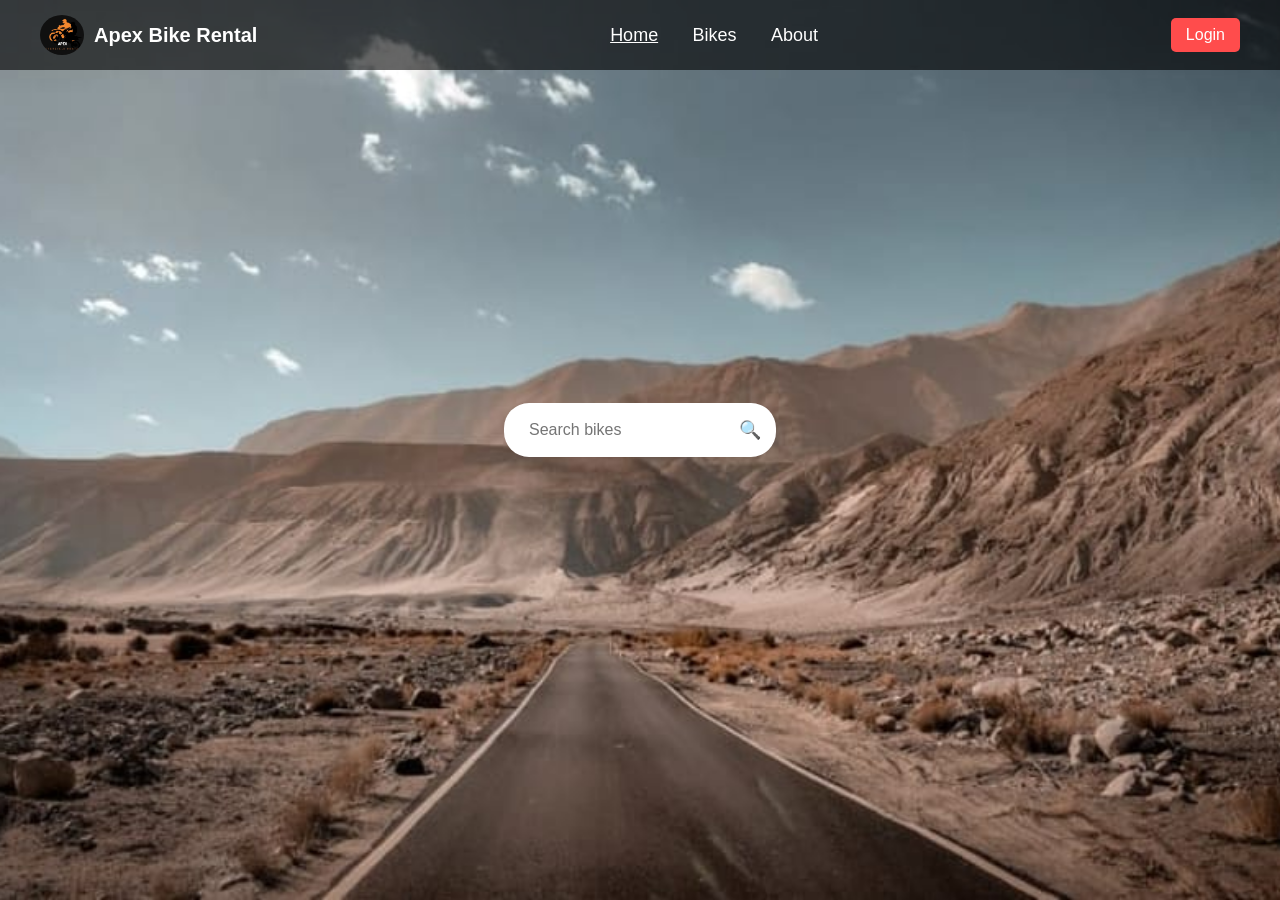
<file: index.html>
<!DOCTYPE html>
<html lang="en">
<head>
  <meta charset="UTF-8">
  <title>Apex Bike Rental</title>
  <link rel="stylesheet" href="css/style.css">
</head>
<body style="background-image: url('assets/BgimgBike.jpeg');">
<script src="js/app.js" defer></script>

  <!-- Navbar -->
  <header class="navbar">
    <a href="index.html" class="logo">
      <img src="assets/BikeRentalLogo.jpeg" alt="Logo">
      <span>Apex Bike Rental</span>
    </a>
    <nav>
      <a href="index.html">Home</a>
      <a href="bikes.html">Bikes</a>
      <a href="about.html">About</a>
    </nav>
    <a href="login.html" class="login-btn">Login</a>
  </header>

  <!-- Landing Section -->
  <section class="landing">
    <form class="search-box">
      <input type="text" placeholder="Search bikes">
      <button type="submit">🔍</button>
    </form>
  </section>

</body>
</html>
</file>
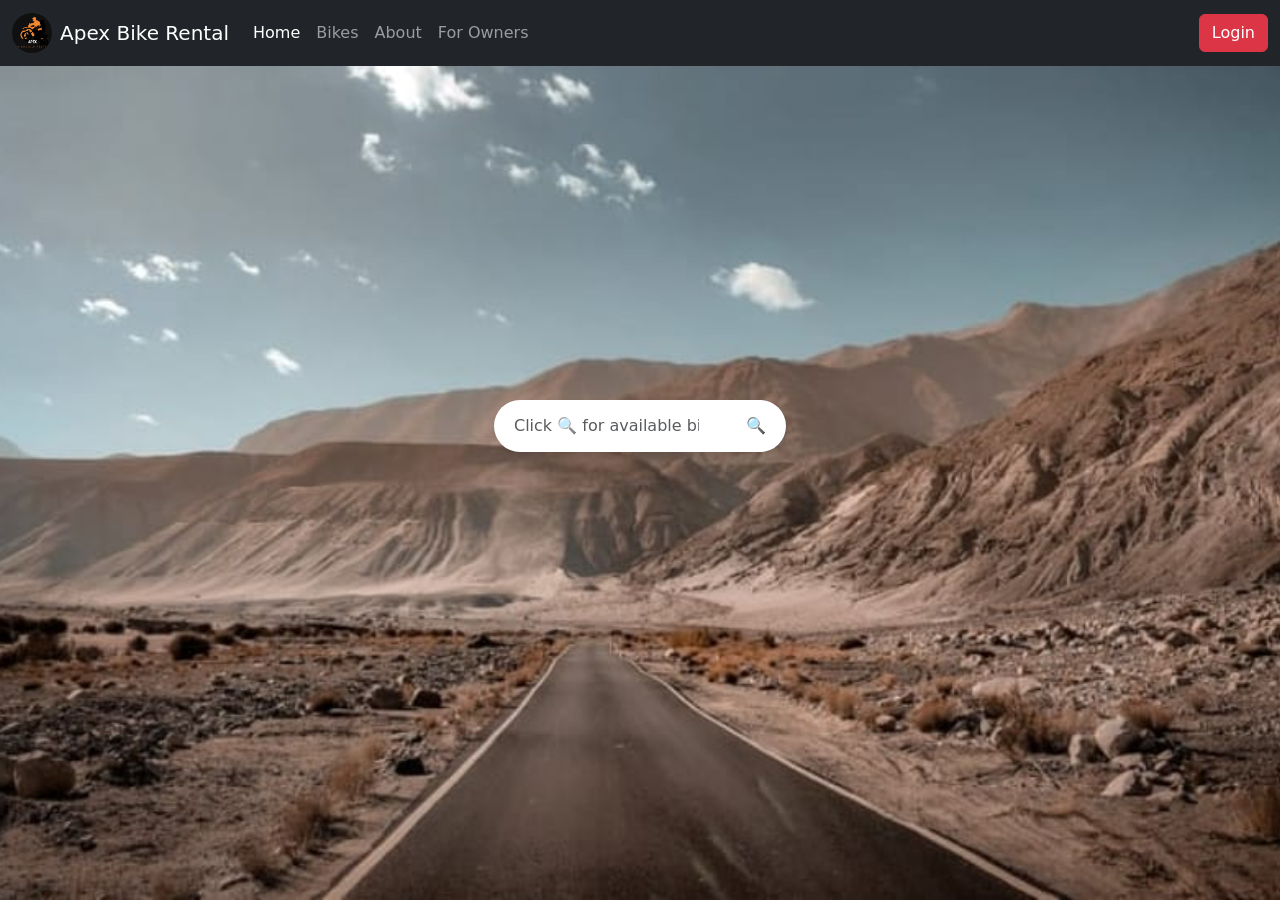
<file: BikeRental/index.html>
<!DOCTYPE html>
<html lang="en">
<head>
  <meta charset="UTF-8">
  <title>Apex Bike Rental</title>
  <link rel="stylesheet" href="css/style.css">
  <link href="https://cdn.jsdelivr.net/npm/bootstrap@5.3.0/dist/css/bootstrap.min.css" rel="stylesheet">
</head>
<body style="background-image: url('assets/BgimgBike.jpeg'); background-size: cover; background-position: center;">

  <header class="navbar navbar-expand-lg navbar-dark bg-dark">
    <div class="container-fluid">
      <a class="navbar-brand d-flex align-items-center" href="index.html">
        <img src="assets/BikeRentalLogo.jpeg" alt="Logo" width="40" height="40" class="me-2 rounded-circle">
        <span>Apex Bike Rental</span>
      </a>
      <button class="navbar-toggler" type="button" data-bs-toggle="collapse" data-bs-target="#navbarNav" aria-controls="navbarNav" aria-expanded="false" aria-label="Toggle navigation">
        <span class="navbar-toggler-icon"></span>
      </button>
      <div class="collapse navbar-collapse" id="navbarNav">
        <ul class="navbar-nav me-auto mb-2 mb-lg-0">
          <li class="nav-item">
            <a class="nav-link active" aria-current="page" href="index.html">Home</a>
          </li>
          <li class="nav-item">
            <a class="nav-link" href="bikes.html">Bikes</a>
          </li>
          <li class="nav-item">
            <a class="nav-link" href="about.html">About</a>
          </li>
          <li class="nav-item">
            <a class="nav-link" href="owner.html">For Owners</a>
          </li>
        </ul>
        <a href="login.html" class="btn btn-danger">Login</a>
      </div>
    </div>
  </header>

  <div class="d-flex justify-content-center align-items-center" style="height: 80vh;">
    <form class="d-flex p-2 bg-white rounded-pill shadow-sm" action="bikes.html" method="GET">
      <input class="form-control me-2 border-0" type="search" name="query" placeholder="Click 🔍 for available bikes" aria-label="Search">
      <button class="btn btn-outline-danger border-0" type="submit">🔍</button>
    </form>
  </div>

  <script src="https://cdn.jsdelivr.net/npm/bootstrap@5.3.0/dist/js/bootstrap.bundle.min.js"></script>
</body>
</html>
</file>
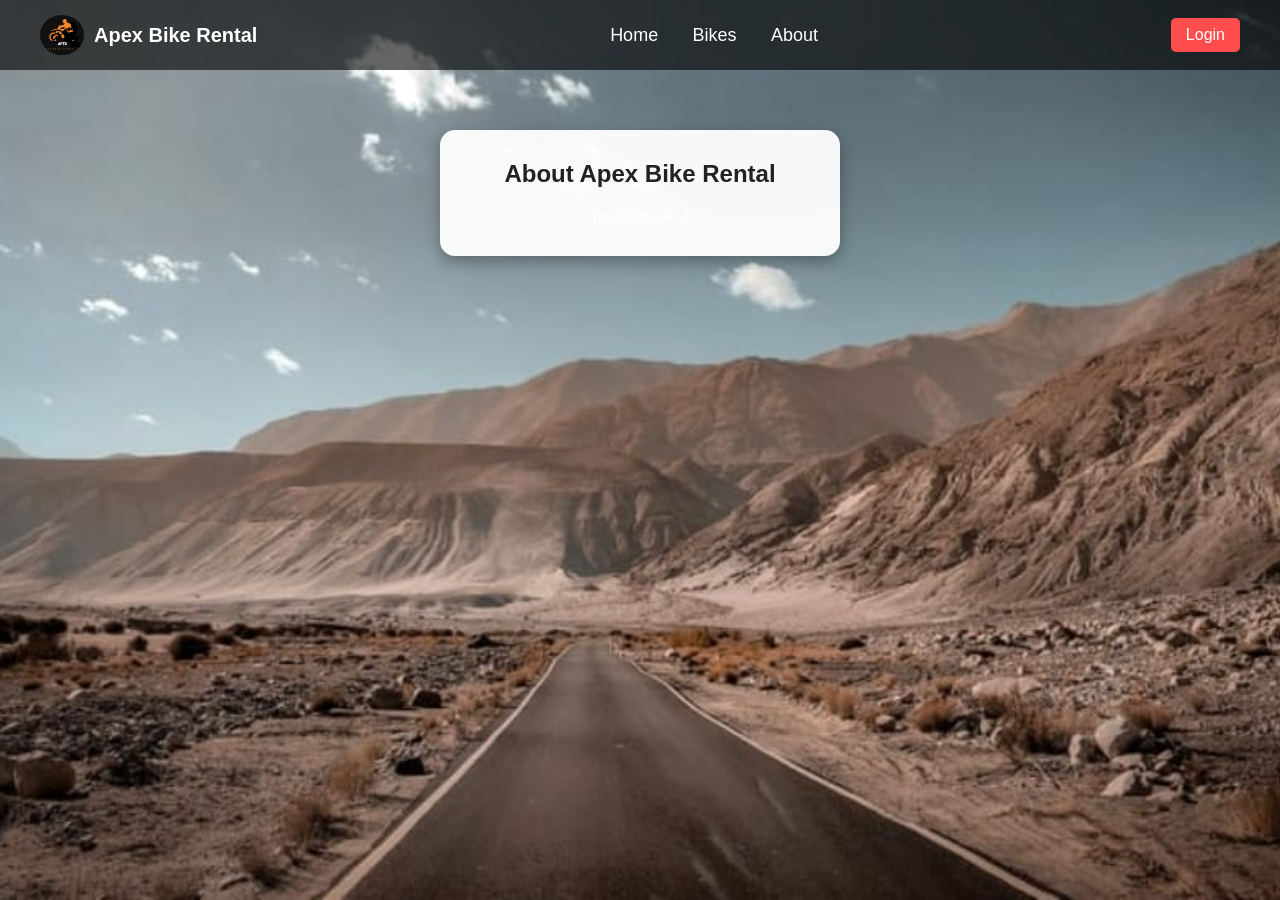
<file: about.html>
<!DOCTYPE html>
<html lang="en">
<head>
  <meta charset="UTF-8">
  <title>About Us</title>
  <link rel="stylesheet" href="css/style.css">
</head>
<body style="background-image: url('assets/BgimgBike.jpeg');">

  <!-- Navbar -->
  <header class="navbar">
    <a href="index.html" class="logo">
      <img src="assets/BikeRentalLogo.jpeg" alt="Logo">
      <span>Apex Bike Rental</span>
    </a>
    <nav>
      <a href="index.html">Home</a>
      <a href="bikes.html">Bikes</a>
      <a href="about.html">About</a>
    </nav>
    <a href="login.html" class="login-btn">Login</a>
  </header>

  <section class="form-container">
    <h2>About Apex Bike Rental</h2>
    <p>
      {color:black;
    }
    </p>
  </section>

</body>
</html>
</file>
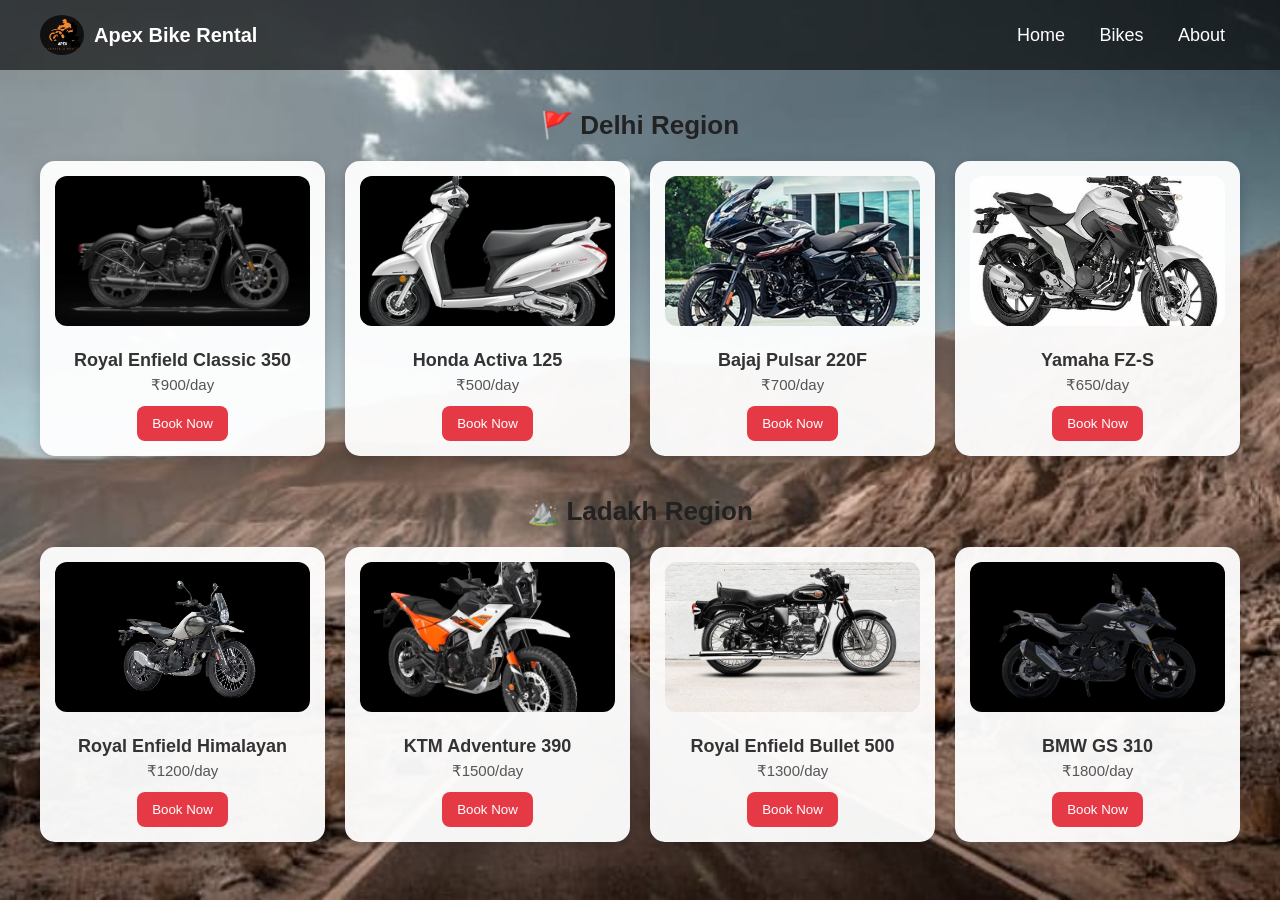
<file: bikes.html>
<!DOCTYPE html>
<html lang="en">
<head>
  <meta charset="UTF-8">
  <title>Available Bikes | Apex Bike Rental</title>
  <link rel="stylesheet" href="css/style.css">
</head>
<body style="background-image: url('assets/BgimgBike.jpeg'); background-size: cover; background-position: center;">

  <!-- Navbar -->
  <header class="navbar">
    <a href="index.html" class="logo">
      <img src="assets/BikeRentalLogo.jpeg" alt="Logo">
      <span>Apex Bike Rental</span>
    </a>
    <nav>
      <a href="index.html">Home</a>
      <a href="bikes.html" class="active">Bikes</a>
      <a href="about.html">About</a>
    </nav>
  </header>

  <main class="bike-section">

    <!-- Delhi Region -->
    <h2 class="region-title">🚩 Delhi Region</h2>
    <div class="bike-grid">
      <div class="bike-card">
        <img src="assets/bike1.jpeg" alt="Royal Enfield Classic">
        <h3>Royal Enfield Classic 350</h3>
        <p>₹900/day</p>
        <button onclick="window.location.href='booking.html?bike=Royal Enfield Classic 350'">Book Now</button>

      </div>

      <div class="bike-card">
        <img src="assets/bike2.jpeg" alt="Honda Activa">
        <h3>Honda Activa 125</h3>
        <p>₹500/day</p>
        <button onclick="window.location.href='booking.html?bike=Royal Enfield Classic 350'">Book Now</button>

      </div>

      <div class="bike-card">
        <img src="assets/bike3.jpeg" alt="Bajaj Pulsar">
        <h3>Bajaj Pulsar 220F</h3>
        <p>₹700/day</p>
        <button onclick="window.location.href='booking.html?bike=Royal Enfield Classic 350'">Book Now</button>

      </div>

      <div class="bike-card">
        <img src="assets/bike4.jpeg" alt="Yamaha FZ">
        <h3>Yamaha FZ-S</h3>
        <p>₹650/day</p>
       <button onclick="window.location.href='booking.html?bike=Royal Enfield Classic 350'">Book Now</button>

      </div>
    </div>

    <!-- Ladakh Region -->
    <h2 class="region-title">⛰️ Ladakh Region</h2>
    <div class="bike-grid">
      <div class="bike-card">
        <img src="assets/bike5.jpeg" alt="Royal Enfield Himalayan">
        <h3>Royal Enfield Himalayan</h3>
        <p>₹1200/day</p>
        <button onclick="window.location.href='booking.html?bike=Royal Enfield Classic 350'">Book Now</button>

      </div>

      <div class="bike-card">
        <img src="assets/bike6.jpeg" alt="KTM Adventure">
        <h3>KTM Adventure 390</h3>
        <p>₹1500/day</p>
        <button onclick="window.location.href='booking.html?bike=Royal Enfield Classic 350'">Book Now</button>

      </div>

      <div class="bike-card">
        <img src="assets/bike7.jpeg" alt="Bullet 500">
        <h3>Royal Enfield Bullet 500</h3>
        <p>₹1300/day</p>
        <button onclick="window.location.href='booking.html?bike=Royal Enfield Classic 350'">Book Now</button>

      </div>

      <div class="bike-card">
        <img src="assets/bike8.jpeg" alt="BMW GS310">
        <h3>BMW GS 310</h3>
        <p>₹1800/day</p>
        <button onclick="window.location.href='booking.html?bike=Royal Enfield Classic 350'">Book Now</button>

      </div>
    </div>

  </main>

</body>
</html>
</file>
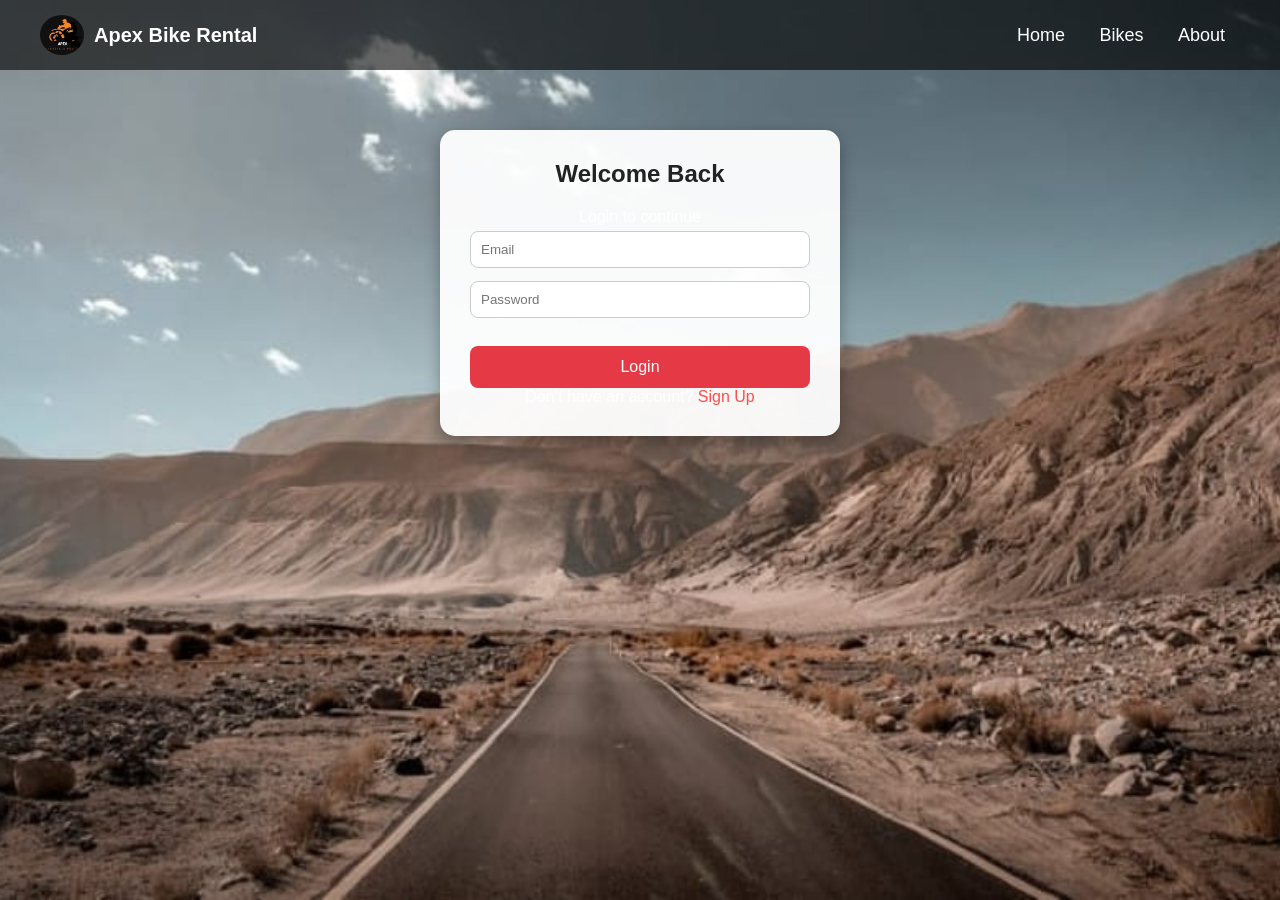
<file: login.html>
<!DOCTYPE html>
<html lang="en">
<head>
  <meta charset="UTF-8">
  <title>Login | Apex Bike Rental</title>
  <link rel="stylesheet" href="css/style.css">
</head>
<body style="background-image: url('assets/BgimgBike.jpeg'); background-size: cover; background-position: center;">

  <!-- Navbar -->
  <header class="navbar">
    <a href="index.html" class="logo">
      <img src="assets/BikeRentalLogo.jpeg" alt="Logo">
      <span>Apex Bike Rental</span>
    </a>
    <nav>
      <a href="index.html">Home</a>
      <a href="bikes.html">Bikes</a>
      <a href="about.html">About</a>
    </nav>
  </header>

  <!-- Login Card -->
  <div class="form-container">
    <div class="form-card">
      <h2>Welcome Back</h2>
      <p class="subtitle">Login to continue</p>

      <form id="loginForm">
        <input type="email" id="loginEmail" placeholder="Email" required>
        <input type="password" id="loginPassword" placeholder="Password" required minlength="6">
        <button type="submit">Login</button>
      </form>

      <p class="switch">Don’t have an account? <a href="signup.html">Sign Up</a></p>
    </div>
  </div>

</body>
</html>
</file>
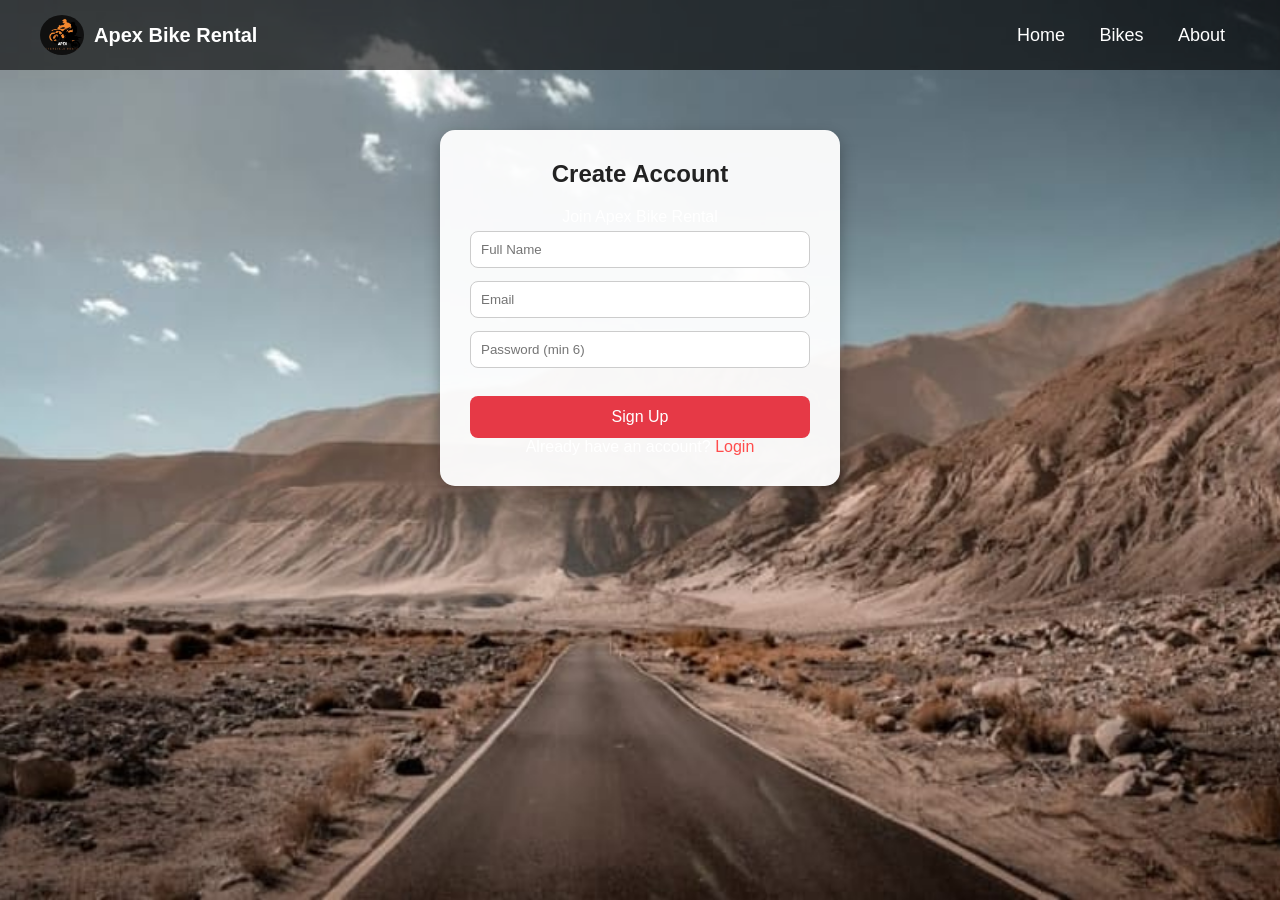
<file: signup.html>
<!DOCTYPE html>
<html lang="en">
<head>
  <meta charset="UTF-8">
  <title>Sign Up | Apex Bike Rental</title>
  <link rel="stylesheet" href="css/style.css">
</head>
<body style="background-image: url('assets/BgimgBike.jpeg'); background-size: cover; background-position: center;">

  <!-- Navbar -->
  <header class="navbar">
    <a href="index.html" class="logo">
      <img src="assets/BikeRentalLogo.jpeg" alt="Logo">
      <span>Apex Bike Rental</span>
    </a>
    <nav>
      <a href="index.html">Home</a>
      <a href="bikes.html">Bikes</a>
      <a href="about.html">About</a>
    </nav>
  </header>

  <!-- Signup Card -->
  <div class="form-container">
    <div class="form-card">
      <h2>Create Account</h2>
      <p class="subtitle">Join Apex Bike Rental</p>

      <form id="signupForm">
        <input type="text" id="fullName" placeholder="Full Name" required>
        <input type="email" id="signupEmail" placeholder="Email" required>
        <input type="password" id="signupPassword" placeholder="Password (min 6)" required minlength="6">
        <button type="submit">Sign Up</button>
      </form>

      <p class="switch">Already have an account? <a href="login.html">Login</a></p>
    </div>
  </div>

</body>
</html>
</file>
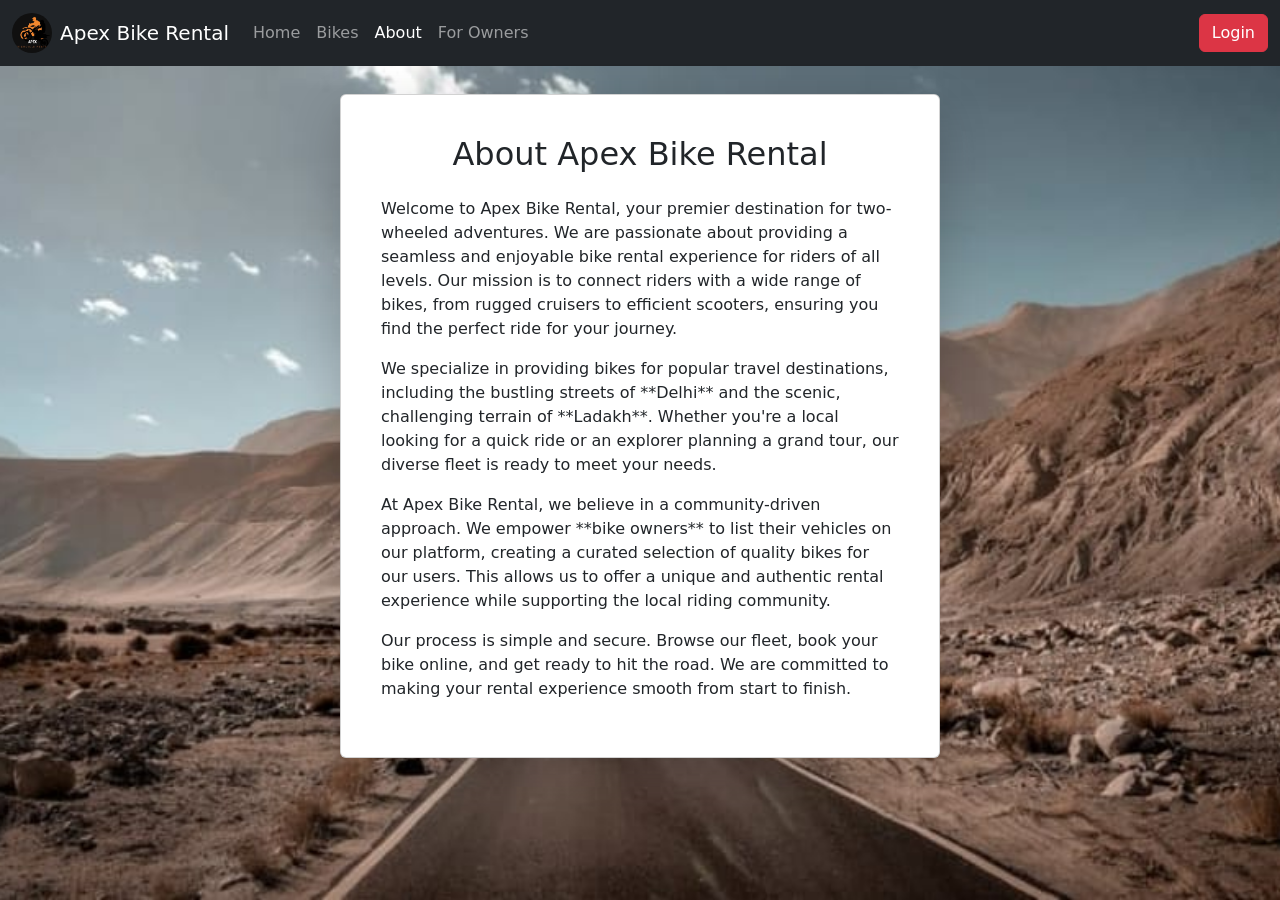
<file: BikeRental/about.html>
<!DOCTYPE html>
<html lang="en">
<head>
  <meta charset="UTF-8">
  <title>About Us | Apex Bike Rental</title>
  <link rel="stylesheet" href="css/style.css">
  <link href="https://cdn.jsdelivr.net/npm/bootstrap@5.3.0/dist/css/bootstrap.min.css" rel="stylesheet">
</head>
<body style="background-image: url('assets/BgimgBike.jpeg'); background-size: cover; background-position: center;">

  <header class="navbar navbar-expand-lg navbar-dark bg-dark">
    <div class="container-fluid">
      <a class="navbar-brand d-flex align-items-center" href="index.html">
        <img src="assets/BikeRentalLogo.jpeg" alt="Logo" width="40" height="40" class="me-2 rounded-circle">
        <span>Apex Bike Rental</span>
      </a>
      <button class="navbar-toggler" type="button" data-bs-toggle="collapse" data-bs-target="#navbarNav" aria-controls="navbarNav" aria-expanded="false" aria-label="Toggle navigation">
        <span class="navbar-toggler-icon"></span>
      </button>
      <div class="collapse navbar-collapse" id="navbarNav">
        <ul class="navbar-nav me-auto mb-2 mb-lg-0">
          <li class="nav-item">
            <a class="nav-link" href="index.html">Home</a>
          </li>
          <li class="nav-item">
            <a class="nav-link" href="bikes.html">Bikes</a>
          </li>
          <li class="nav-item">
            <a class="nav-link active" aria-current="page" href="about.html">About</a>
          </li>
          <li class="nav-item">
            <a class="nav-link" href="owner.html">For Owners</a>
          </li>
        </ul>
        <a href="login.html" class="btn btn-danger">Login</a>
      </div>
    </div>
  </header>

  <div class="container d-flex justify-content-center align-items-center" style="min-height: 80vh;">
    <div class="card p-4 shadow-lg text-dark" style="max-width: 600px; width: 100%;">
      <div class="card-body">
        <h2 class="card-title text-center mb-4">About Apex Bike Rental</h2>
        <p>
          Welcome to Apex Bike Rental, your premier destination for two-wheeled adventures. We are passionate about providing a seamless and enjoyable bike rental experience for riders of all levels. Our mission is to connect riders with a wide range of bikes, from rugged cruisers to efficient scooters, ensuring you find the perfect ride for your journey.
        </p>
        <p>
          We specialize in providing bikes for popular travel destinations, including the bustling streets of **Delhi** and the scenic, challenging terrain of **Ladakh**. Whether you're a local looking for a quick ride or an explorer planning a grand tour, our diverse fleet is ready to meet your needs.
        </p>
        <p>
          At Apex Bike Rental, we believe in a community-driven approach. We empower **bike owners** to list their vehicles on our platform, creating a curated selection of quality bikes for our users. This allows us to offer a unique and authentic rental experience while supporting the local riding community.
        </p>
        <p>
          Our process is simple and secure. Browse our fleet, book your bike online, and get ready to hit the road. We are committed to making your rental experience smooth from start to finish.
        </p>
      </div>
    </div>
  </div>

  <script src="https://cdn.jsdelivr.net/npm/bootstrap@5.3.0/dist/js/bootstrap.bundle.min.js"></script>
</body>
</html>
</file>
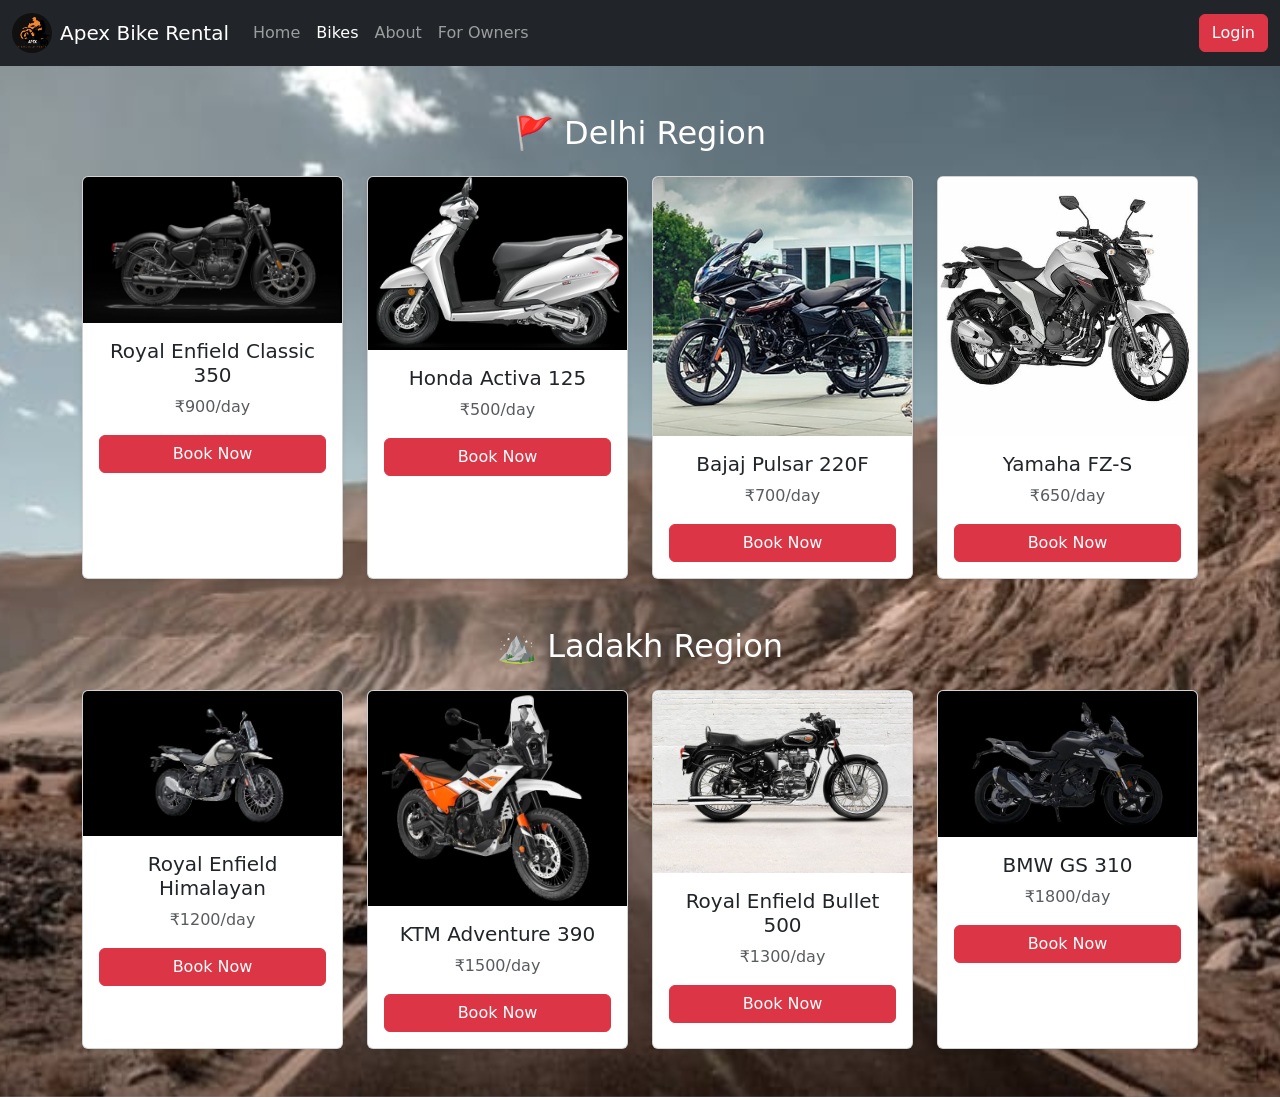
<file: BikeRental/bikes.html>
<!DOCTYPE html>
<html lang="en">
<head>
  <meta charset="UTF-8">
  <title>Available Bikes | Apex Bike Rental</title>
  <link rel="stylesheet" href="css/style.css">
  <link href="https://cdn.jsdelivr.net/npm/bootstrap@5.3.0/dist/css/bootstrap.min.css" rel="stylesheet">
</head>
<body style="background-image: url('assets/BgimgBike.jpeg'); background-size: cover; background-position: center;">

  <header class="navbar navbar-expand-lg navbar-dark bg-dark">
    <div class="container-fluid">
      <a class="navbar-brand d-flex align-items-center" href="index.html">
        <img src="assets/BikeRentalLogo.jpeg" alt="Logo" width="40" height="40" class="me-2 rounded-circle">
        <span>Apex Bike Rental</span>
      </a>
      <button class="navbar-toggler" type="button" data-bs-toggle="collapse" data-bs-target="#navbarNav" aria-controls="navbarNav" aria-expanded="false" aria-label="Toggle navigation">
        <span class="navbar-toggler-icon"></span>
      </button>
      <div class="collapse navbar-collapse" id="navbarNav">
        <ul class="navbar-nav me-auto mb-2 mb-lg-0">
          <li class="nav-item">
            <a class="nav-link" href="index.html">Home</a>
          </li>
          <li class="nav-item">
            <a class="nav-link active" aria-current="page" href="bikes.html">Bikes</a>
          </li>
          <li class="nav-item">
            <a class="nav-link" href="about.html">About</a>
          </li>
          <li class="nav-item">
            <a class="nav-link" href="owner.html">For Owners</a>
          </li>
        </ul>
        <a href="login.html" class="btn btn-danger">Login</a>
      </div>
    </div>
  </header>

  <main class="container my-5">
    <h2 class="text-center text-white mb-4">🚩 Delhi Region</h2>
    <div class="row g-4 justify-content-center">
      <div class="col-sm-6 col-md-4 col-lg-3">
        <div class="card h-100 shadow-sm">
          <img src="assets/bike1.jpeg" class="card-img-top" alt="Royal Enfield Classic">
          <div class="card-body text-center">
            <h5 class="card-title">Royal Enfield Classic 350</h5>
            <p class="card-text text-muted">₹900/day</p>
            <a href="booking.html?bike=Royal Enfield Classic 350" class="btn btn-danger w-100">Book Now</a>
          </div>
        </div>
      </div>
      <div class="col-sm-6 col-md-4 col-lg-3">
        <div class="card h-100 shadow-sm">
          <img src="assets/bike2.jpeg" class="card-img-top" alt="Honda Activa">
          <div class="card-body text-center">
            <h5 class="card-title">Honda Activa 125</h5>
            <p class="card-text text-muted">₹500/day</p>
            <a href="booking.html?bike=Honda Activa 125" class="btn btn-danger w-100">Book Now</a>
          </div>
        </div>
      </div>
      <div class="col-sm-6 col-md-4 col-lg-3">
        <div class="card h-100 shadow-sm">
          <img src="assets/bike3.jpeg" class="card-img-top" alt="Bajaj Pulsar">
          <div class="card-body text-center">
            <h5 class="card-title">Bajaj Pulsar 220F</h5>
            <p class="card-text text-muted">₹700/day</p>
            <a href="booking.html?bike=Bajaj Pulsar 220F" class="btn btn-danger w-100">Book Now</a>
          </div>
        </div>
      </div>
      <div class="col-sm-6 col-md-4 col-lg-3">
        <div class="card h-100 shadow-sm">
          <img src="assets/bike4.jpeg" class="card-img-top" alt="Yamaha FZ">
          <div class="card-body text-center">
            <h5 class="card-title">Yamaha FZ-S</h5>
            <p class="card-text text-muted">₹650/day</p>
            <a href="booking.html?bike=Yamaha FZ-S" class="btn btn-danger w-100">Book Now</a>
          </div>
        </div>
      </div>
    </div>

    <h2 class="text-center text-white mt-5 mb-4">⛰️ Ladakh Region</h2>
    <div class="row g-4 justify-content-center">
      <div class="col-sm-6 col-md-4 col-lg-3">
        <div class="card h-100 shadow-sm">
          <img src="assets/bike5.jpeg" class="card-img-top" alt="Royal Enfield Himalayan">
          <div class="card-body text-center">
            <h5 class="card-title">Royal Enfield Himalayan</h5>
            <p class="card-text text-muted">₹1200/day</p>
            <a href="booking.html?bike=Royal Enfield Himalayan" class="btn btn-danger w-100">Book Now</a>
          </div>
        </div>
      </div>
      <div class="col-sm-6 col-md-4 col-lg-3">
        <div class="card h-100 shadow-sm">
          <img src="assets/bike6.jpeg" class="card-img-top" alt="KTM Adventure">
          <div class="card-body text-center">
            <h5 class="card-title">KTM Adventure 390</h5>
            <p class="card-text text-muted">₹1500/day</p>
            <a href="booking.html?bike=KTM Adventure 390" class="btn btn-danger w-100">Book Now</a>
          </div>
        </div>
      </div>
      <div class="col-sm-6 col-md-4 col-lg-3">
        <div class="card h-100 shadow-sm">
          <img src="assets/bike7.jpeg" class="card-img-top" alt="Bullet 500">
          <div class="card-body text-center">
            <h5 class="card-title">Royal Enfield Bullet 500</h5>
            <p class="card-text text-muted">₹1300/day</p>
            <a href="booking.html?bike=Royal Enfield Bullet 500" class="btn btn-danger w-100">Book Now</a>
          </div>
        </div>
      </div>
      <div class="col-sm-6 col-md-4 col-lg-3">
        <div class="card h-100 shadow-sm">
          <img src="assets/bike8.jpeg" class="card-img-top" alt="BMW GS310">
          <div class="card-body text-center">
            <h5 class="card-title">BMW GS 310</h5>
            <p class="card-text text-muted">₹1800/day</p>
            <a href="booking.html?bike=BMW GS 310" class="btn btn-danger w-100">Book Now</a>
          </div>
        </div>
      </div>
    </div>
  </main>
  <script>
  document.addEventListener('DOMContentLoaded', () => {
    const urlParams = new URLSearchParams(window.location.search);
    const searchQuery = urlParams.get('query');

    if (searchQuery) {
      const allBikeCards = document.querySelectorAll('.bike-card');
      const searchTerm = searchQuery.toLowerCase();

      allBikeCards.forEach(card => {
        const bikeName = card.querySelector('h3').textContent.toLowerCase();
        if (bikeName.includes(searchTerm)) {
          card.style.display = 'block';
        } else {
          card.style.display = 'none';
        }
      });
    }
  });
</script>
  <script src="https://cdn.jsdelivr.net/npm/bootstrap@5.3.0/dist/js/bootstrap.bundle.min.js"></script>
</body>
</html>
</file>
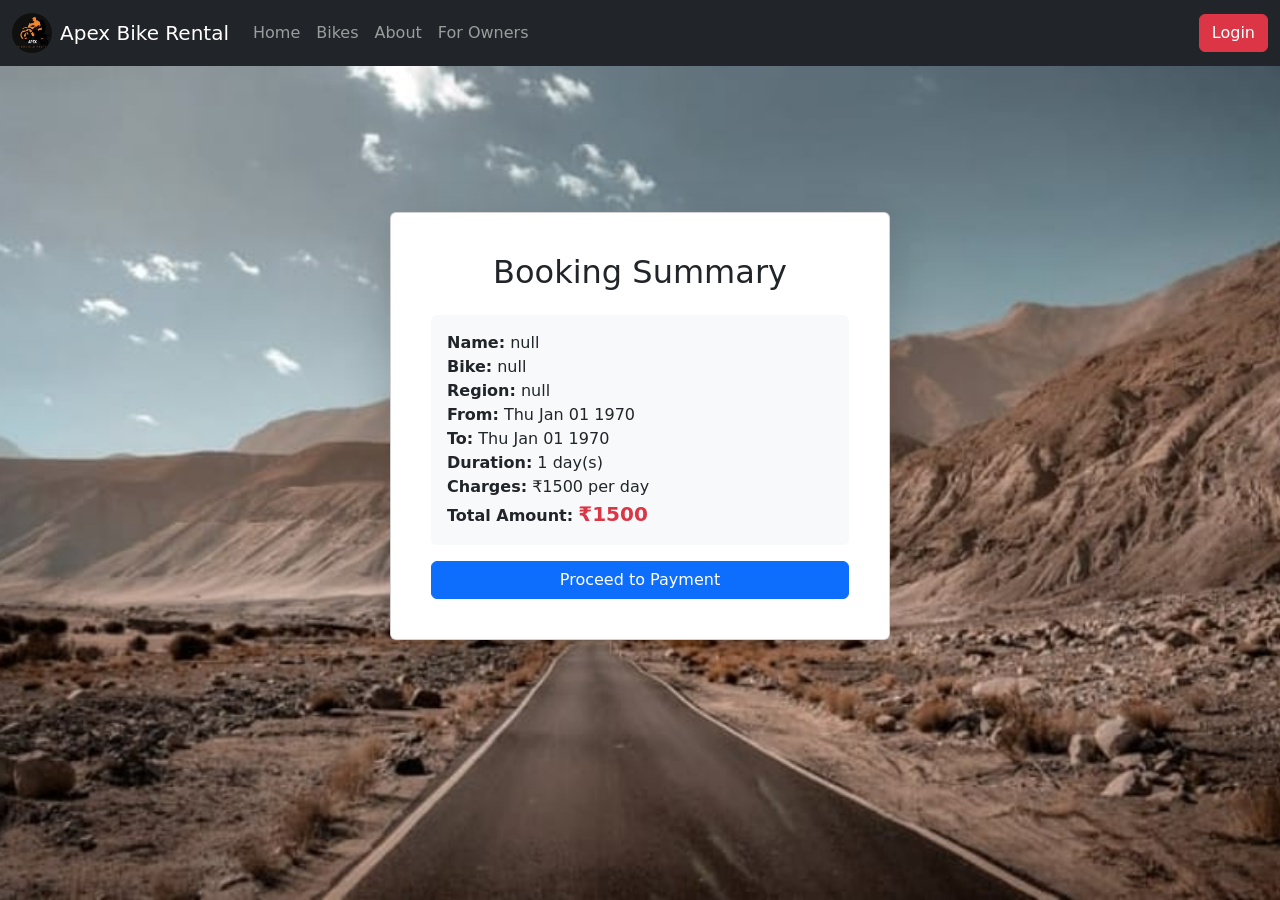
<file: BikeRental/billing.html>
<!DOCTYPE html>
<html lang="en">
<head>
  <meta charset="UTF-8">
  <title>Billing - Apex Bike Rental</title>
  <link rel="stylesheet" href="css/style.css">
  <link href="https://cdn.jsdelivr.net/npm/bootstrap@5.3.0/dist/css/bootstrap.min.css" rel="stylesheet">
</head>
<body style="background-image: url('assets/BgimgBike.jpeg'); background-size: cover;">

  <header class="navbar navbar-expand-lg navbar-dark bg-dark">
    <div class="container-fluid">
      <a class="navbar-brand d-flex align-items-center" href="index.html">
        <img src="assets/BikeRentalLogo.jpeg" alt="Logo" width="40" height="40" class="me-2 rounded-circle">
        <span>Apex Bike Rental</span>
      </a>
      <button class="navbar-toggler" type="button" data-bs-toggle="collapse" data-bs-target="#navbarNav" aria-controls="navbarNav" aria-expanded="false" aria-label="Toggle navigation">
        <span class="navbar-toggler-icon"></span>
      </button>
      <div class="collapse navbar-collapse" id="navbarNav">
        <ul class="navbar-nav me-auto mb-2 mb-lg-0">
          <li class="nav-item">
            <a class="nav-link" href="index.html">Home</a>
          </li>
          <li class="nav-item">
            <a class="nav-link" href="bikes.html">Bikes</a>
          </li>
          <li class="nav-item">
            <a class="nav-link" href="about.html">About</a>
          </li>
          <li class="nav-item">
            <a class="nav-link" href="owner.html">For Owners</a>
          </li>
        </ul>
        <a href="login.html" class="btn btn-danger">Login</a>
      </div>
    </div>
  </header>

  <div class="container d-flex justify-content-center align-items-center" style="min-height: 80vh;">
    <div class="card p-4 shadow-lg text-dark" style="max-width: 500px; width: 100%;">
      <div class="card-body">
        <h2 class="card-title text-center mb-4">Booking Summary</h2>
        <div class="bg-light p-3 rounded mb-3" id="bookingSummary"></div>

        <button class="btn btn-primary w-100" onclick="showPayment()">Proceed to Payment</button>

        <div id="paymentSection" style="display:none; margin-top:20px;">
          <h3 class="card-subtitle mb-3 text-center">Payment Details</h3>
          <form id="paymentForm">
            <div class="mb-3">
              <input type="text" class="form-control" placeholder="Cardholder Name" required>
            </div>
            <div class="mb-3">
              <input type="text" class="form-control" placeholder="Card Number" required maxlength="16">
            </div>
            <div class="row mb-3">
              <div class="col-6">
                <input type="text" class="form-control" placeholder="MM/YY" required maxlength="5">
              </div>
              <div class="col-6">
                <input type="text" class="form-control" placeholder="CVV" required maxlength="3">
              </div>
            </div>
            <div class="d-grid">
              <button type="submit" class="btn btn-success">Pay Now</button>
            </div>
          </form>
        </div>

        <p id="confirmationMsg" class="text-success fw-bold text-center mt-3" style="display:none;"></p>
      </div>
    </div>
  </div>

  <script src="https://cdn.jsdelivr.net/npm/bootstrap@5.3.0/dist/js/bootstrap.bundle.min.js"></script>
  <script>
    // Get booking details from URL
    const params = new URLSearchParams(window.location.search);
    const bike = params.get("bike");
    const fullName = params.get("fullName");
    const region = params.get("region");
    const startDate = new Date(params.get("startDate"));
    const endDate = new Date(params.get("endDate"));

    const perDayPrice = 1500;
    let days = Math.ceil((endDate - startDate) / (1000 * 60 * 60 * 24));
    if (days < 1) days = 1;

    const total = days * perDayPrice;

    document.getElementById("bookingSummary").innerHTML = `
      <strong>Name:</strong> ${fullName}<br>
      <strong>Bike:</strong> ${bike}<br>
      <strong>Region:</strong> ${region}<br>
      <strong>From:</strong> ${startDate.toDateString()}<br>
      <strong>To:</strong> ${endDate.toDateString()}<br>
      <strong>Duration:</strong> ${days} day(s)<br>
      <strong>Charges:</strong> ₹${perDayPrice} per day<br>
      <strong>Total Amount:</strong> <span class="text-danger fw-bold fs-5">₹${total}</span>
    `;

    function showPayment() {
      document.getElementById("paymentSection").style.display = "block";
    }

    document.getElementById("paymentForm").addEventListener("submit", function(e) {
      e.preventDefault();
      document.getElementById("paymentSection").style.display = "none";
      document.getElementById("confirmationMsg").style.display = "block";
      document.getElementById("confirmationMsg").textContent = "✅ Payment Successful! Your booking is confirmed.";
    });
  </script>

</body>
</html>
</file>
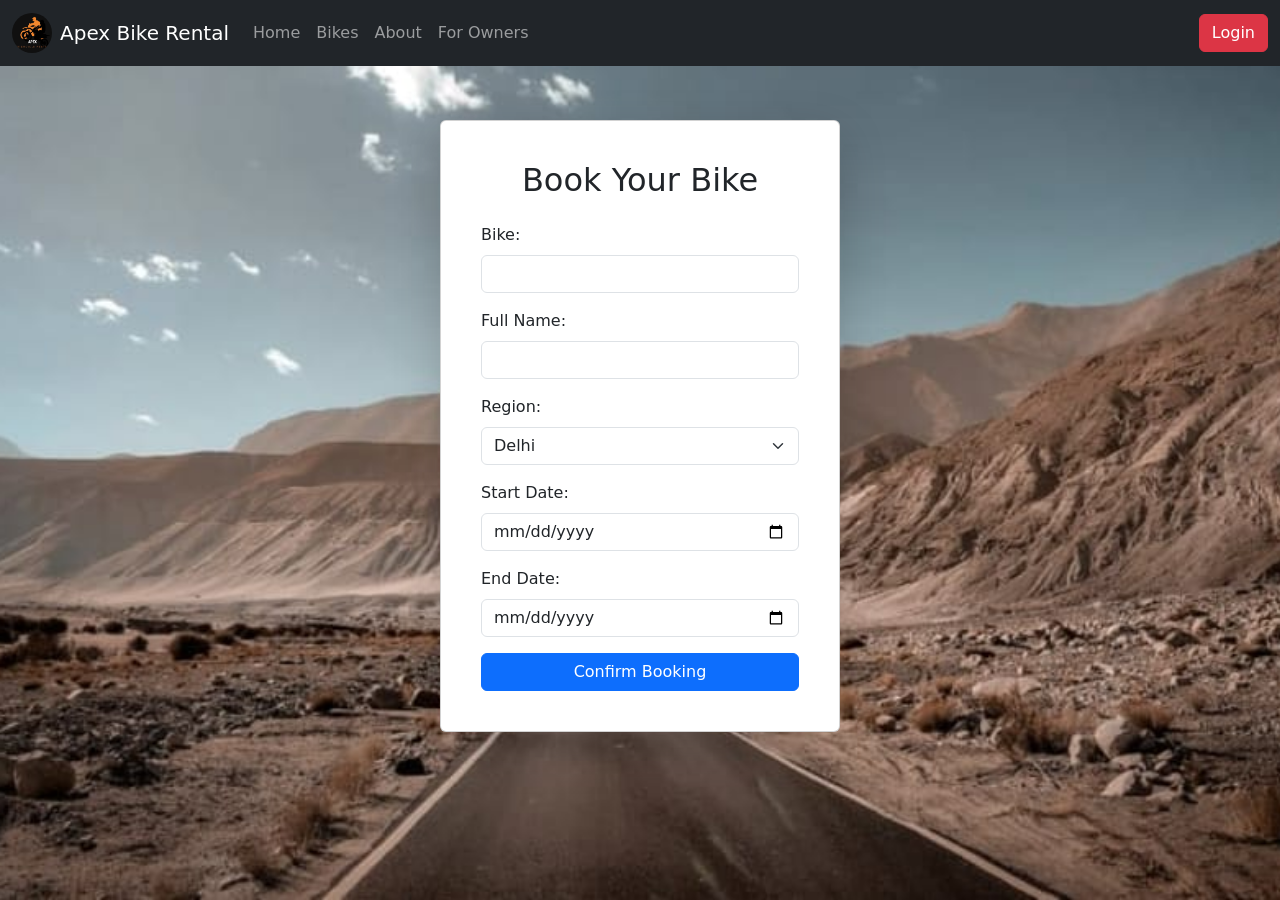
<file: BikeRental/booking.html>
<!DOCTYPE html>
<html lang="en">
<head>
  <meta charset="UTF-8">
  <title>Book Your Bike | Apex Bike Rental</title>
  <link rel="stylesheet" href="css/style.css">
  <link href="https://cdn.jsdelivr.net/npm/bootstrap@5.3.0/dist/css/bootstrap.min.css" rel="stylesheet">
</head>
<body style="background-image: url('assets/BgimgBike.jpeg'); background-size: cover; background-position: center;">

  <header class="navbar navbar-expand-lg navbar-dark bg-dark">
    <div class="container-fluid">
      <a class="navbar-brand d-flex align-items-center" href="index.html">
        <img src="assets/BikeRentalLogo.jpeg" alt="Logo" width="40" height="40" class="me-2 rounded-circle">
        <span>Apex Bike Rental</span>
      </a>
      <button class="navbar-toggler" type="button" data-bs-toggle="collapse" data-bs-target="#navbarNav" aria-controls="navbarNav" aria-expanded="false" aria-label="Toggle navigation">
        <span class="navbar-toggler-icon"></span>
      </button>
      <div class="collapse navbar-collapse" id="navbarNav">
        <ul class="navbar-nav me-auto mb-2 mb-lg-0">
          <li class="nav-item">
            <a class="nav-link" href="index.html">Home</a>
          </li>
          <li class="nav-item">
            <a class="nav-link" href="bikes.html">Bikes</a>
          </li>
          <li class="nav-item">
            <a class="nav-link" href="about.html">About</a>
          </li>
          <li class="nav-item">
            <a class="nav-link" href="owner.html">For Owners</a>
          </li>
        </ul>
        <a href="login.html" class="btn btn-danger">Login</a>
      </div>
    </div>
  </header>

  <div class="container d-flex justify-content-center align-items-center" style="min-height: 80vh;">
    <div class="card p-4 shadow-lg" style="max-width: 400px; width: 100%;">
      <div class="card-body">
        <h2 class="card-title text-center mb-4">Book Your Bike</h2>
        <form id="bookingForm">
          <div class="mb-3">
            <label for="bikeName" class="form-label">Bike:</label>
            <input type="text" class="form-control" id="bikeName" name="bikeName" readonly>
          </div>
          <div class="mb-3">
            <label for="fullName" class="form-label">Full Name:</label>
            <input type="text" class="form-control" id="fullName" name="fullName" required>
          </div>
          <div class="mb-3">
            <label for="region" class="form-label">Region:</label>
            <select class="form-select" id="region" name="region" required>
              <option value="Delhi">Delhi</option>
              <option value="Ladakh">Ladakh</option>
            </select>
          </div>
          <div class="mb-3">
            <label for="startDate" class="form-label">Start Date:</label>
            <input type="date" class="form-control" id="startDate" name="startDate" required>
          </div>
          <div class="mb-3">
            <label for="endDate" class="form-label">End Date:</label>
            <input type="date" class="form-control" id="endDate" name="endDate" required>
          </div>
          <div class="d-grid">
            <button type="submit" class="btn btn-primary">Confirm Booking</button>
          </div>
          <input type="hidden" name="price" value="">
        </form>
      </div>
    </div>
  </div>

  <script src="https://cdn.jsdelivr.net/npm/bootstrap@5.3.0/dist/js/bootstrap.bundle.min.js"></script>
  <script>
    const urlParams = new URLSearchParams(window.location.search);
    const bike = urlParams.get("bike");
    if (bike) {
      document.getElementById("bikeName").value = bike;
    }
    const price = urlParams.get("price");
    if (price) {
      document.querySelector("input[name='price']").value = price;
    }

    document.getElementById("bookingForm").addEventListener("submit", function(e) {
      e.preventDefault();
      const bike = document.getElementById("bikeName").value;
      const fullName = document.getElementById("fullName").value;
      const region = document.getElementById("region").value;
      const startDate = document.getElementById("startDate").value;
      const endDate = document.getElementById("endDate").value;
      const price = document.querySelector("input[name='price']").value;

      window.location.href = `billing.html?bike=${encodeURIComponent(bike)}&fullName=${encodeURIComponent(fullName)}&region=${encodeURIComponent(region)}&startDate=${startDate}&endDate=${endDate}&price=${price}`;
    });
  </script>

</body>
</html>
</file>
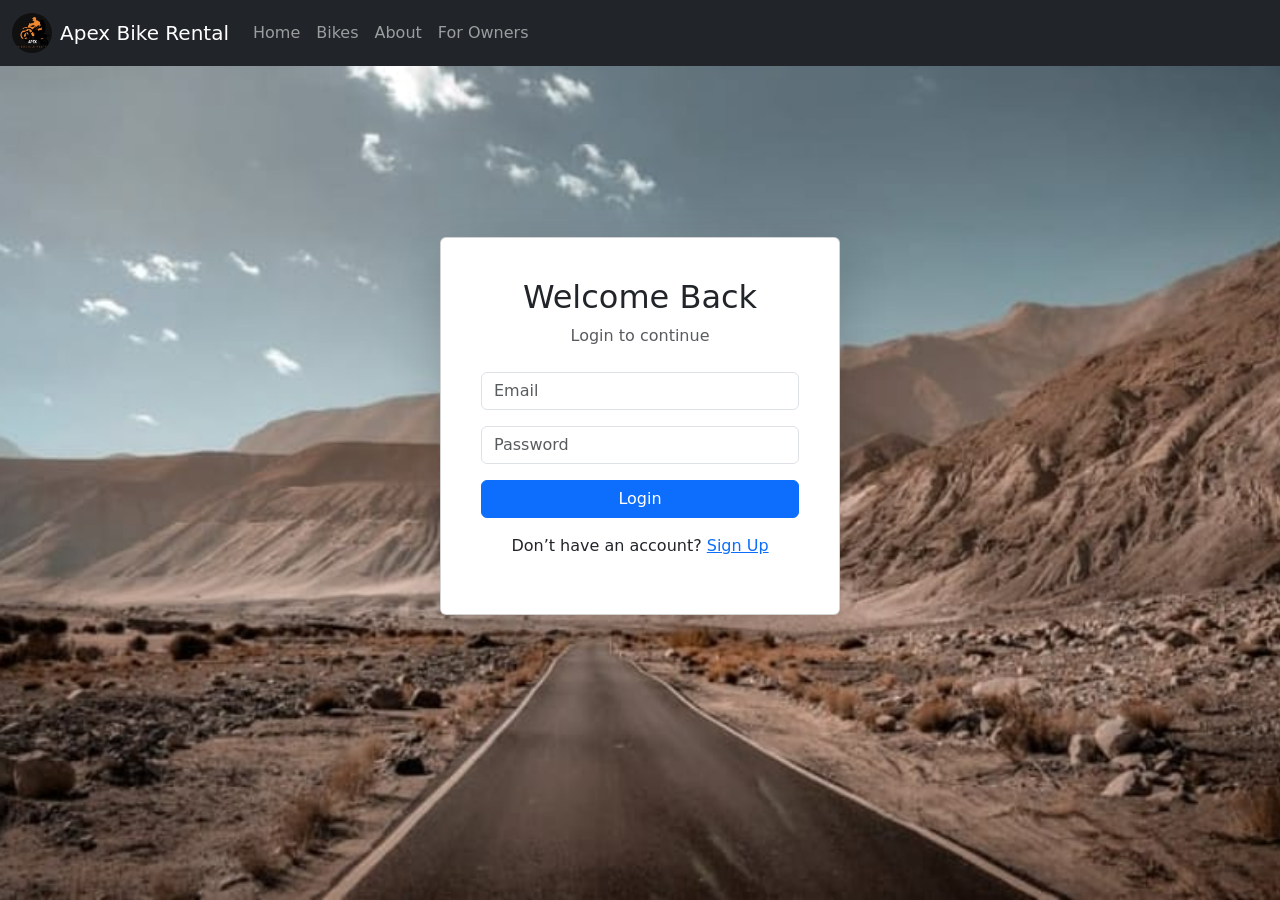
<file: BikeRental/login.html>
<!DOCTYPE html>
<html lang="en">
<head>
  <meta charset="UTF-8">
  <title>Login | Apex Bike Rental</title>
  <link rel="stylesheet" href="css/style.css">
  <link href="https://cdn.jsdelivr.net/npm/bootstrap@5.3.0/dist/css/bootstrap.min.css" rel="stylesheet">
</head>
<body style="background-image: url('assets/BgimgBike.jpeg'); background-size: cover; background-position: center;">

  <header class="navbar navbar-expand-lg navbar-dark bg-dark">
    <div class="container-fluid">
      <a class="navbar-brand d-flex align-items-center" href="index.html">
        <img src="assets/BikeRentalLogo.jpeg" alt="Logo" width="40" height="40" class="me-2 rounded-circle">
        <span>Apex Bike Rental</span>
      </a>
      <button class="navbar-toggler" type="button" data-bs-toggle="collapse" data-bs-target="#navbarNav" aria-controls="navbarNav" aria-expanded="false" aria-label="Toggle navigation">
        <span class="navbar-toggler-icon"></span>
      </button>
      <div class="collapse navbar-collapse" id="navbarNav">
        <ul class="navbar-nav me-auto mb-2 mb-lg-0">
          <li class="nav-item">
            <a class="nav-link" href="index.html">Home</a>
          </li>
          <li class="nav-item">
            <a class="nav-link" href="bikes.html">Bikes</a>
          </li>
          <li class="nav-item">
            <a class="nav-link" href="about.html">About</a>
          </li>
          <li class="nav-item">
            <a class="nav-link" href="owner.html">For Owners</a>
          </li>
        </ul>
      </div>
    </div>
  </header>

  <div class="container d-flex justify-content-center align-items-center" style="min-height: 80vh;">
    <div class="card p-4 shadow-lg" style="max-width: 400px; width: 100%;">
      <div class="card-body">
        <h2 class="card-title text-center mb-2">Welcome Back</h2>
        <p class="text-center text-muted mb-4">Login to continue</p>
        <form action="php/login.php" method="POST">
          <div class="mb-3">
            <input type="email" class="form-control" name="loginEmail" placeholder="Email" required>
          </div>
          <div class="mb-3">
            <input type="password" class="form-control" name="loginPassword" placeholder="Password" required minlength="6">
          </div>
          <div class="d-grid">
            <button type="submit" class="btn btn-primary">Login</button>
          </div>
        </form>
        <p class="text-center mt-3">Don’t have an account? <a href="signup.html">Sign Up</a></p>
      </div>
    </div>
  </div>

  <script src="https://cdn.jsdelivr.net/npm/bootstrap@5.3.0/dist/js/bootstrap.bundle.min.js"></script>
</body>
</html>
</file>
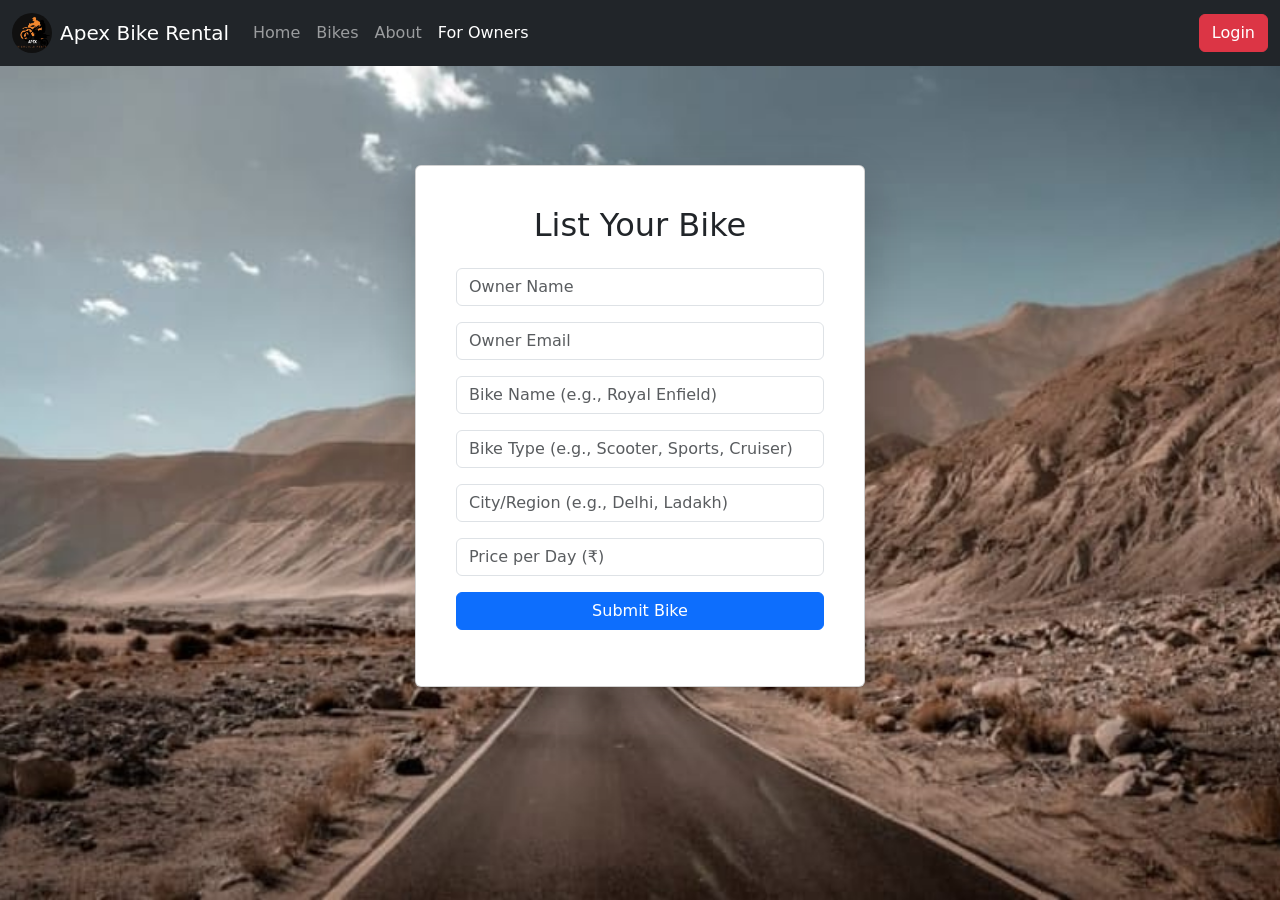
<file: BikeRental/owner.html>
<!DOCTYPE html>
<html lang="en">
<head>
  <meta charset="UTF-8">
  <title>List Your Bike - Apex Bike Rental</title>
  <link rel="stylesheet" href="css/style.css">
  <link href="https://cdn.jsdelivr.net/npm/bootstrap@5.3.0/dist/css/bootstrap.min.css" rel="stylesheet">
</head>
<body style="background-image: url('assets/BgimgBike.jpeg'); background-size: cover; background-position: center;">

  <header class="navbar navbar-expand-lg navbar-dark bg-dark">
    <div class="container-fluid">
      <a class="navbar-brand d-flex align-items-center" href="index.html">
        <img src="assets/BikeRentalLogo.jpeg" alt="Logo" width="40" height="40" class="me-2 rounded-circle">
        <span>Apex Bike Rental</span>
      </a>
      <button class="navbar-toggler" type="button" data-bs-toggle="collapse" data-bs-target="#navbarNav" aria-controls="navbarNav" aria-expanded="false" aria-label="Toggle navigation">
        <span class="navbar-toggler-icon"></span>
      </button>
      <div class="collapse navbar-collapse" id="navbarNav">
        <ul class="navbar-nav me-auto mb-2 mb-lg-0">
          <li class="nav-item">
            <a class="nav-link" href="index.html">Home</a>
          </li>
          <li class="nav-item">
            <a class="nav-link" href="bikes.html">Bikes</a>
          </li>
          <li class="nav-item">
            <a class="nav-link" href="about.html">About</a>
          </li>
          <li class="nav-item">
            <a class="nav-link active" aria-current="page" href="owner.html">For Owners</a>
          </li>
        </ul>
        <a href="login.html" class="btn btn-danger">Login</a>
      </div>
    </div>
  </header>

  <div class="container d-flex justify-content-center align-items-center" style="min-height: 80vh;">
    <div class="card p-4 shadow-lg" style="max-width: 450px; width: 100%;">
      <div class="card-body">
        <h2 class="card-title text-center mb-4">List Your Bike</h2>
        <form id="ownerForm" action="php/owner.php" method="POST">
          <div class="mb-3">
            <input type="text" class="form-control" id="ownerName" placeholder="Owner Name" name="ownerName" required>
          </div>
          <div class="mb-3">
            <input type="email" class="form-control" id="ownerEmail" placeholder="Owner Email" name="ownerEmail" required>
          </div>
          <div class="mb-3">
            <input type="text" class="form-control" id="bikeName" placeholder="Bike Name (e.g., Royal Enfield)" name="bikeName" required>
          </div>
          <div class="mb-3">
            <input type="text" class="form-control" id="bikeType" placeholder="Bike Type (e.g., Scooter, Sports, Cruiser)" name="bikeType" required>
          </div>
          <div class="mb-3">
            <input type="text" class="form-control" id="bikeLocation" placeholder="City/Region (e.g., Delhi, Ladakh)" name="bikeLocation" required>
          </div>
          <div class="mb-3">
            <input type="number" class="form-control" id="bikePrice" placeholder="Price per Day (₹)" name="bikePrice" required>
          </div>
          <div class="d-grid">
            <button type="submit" class="btn btn-primary">Submit Bike</button>
          </div>
        </form>
        <p id="ownerMsg" class="mt-3 text-center"></p>
      </div>
    </div>
  </div>

  <script src="https://cdn.jsdelivr.net/npm/bootstrap@5.3.0/dist/js/bootstrap.bundle.min.js"></script>
  <script>
    document.addEventListener('DOMContentLoaded', function() {
      const urlParams = new URLSearchParams(window.location.search);
      const ownerMsg = document.getElementById('ownerMsg');

      if (urlParams.get('success')) {
        ownerMsg.textContent = '✅ Thank you! Your bike has been submitted for review.';
        ownerMsg.className = 'mt-3 text-center text-success';
      } else if (urlParams.get('error')) {
        ownerMsg.textContent = '❌ An error occurred. Please try again.';
        ownerMsg.className = 'mt-3 text-center text-danger';
      }
    });
  </script>

</body>
</html>
</file>
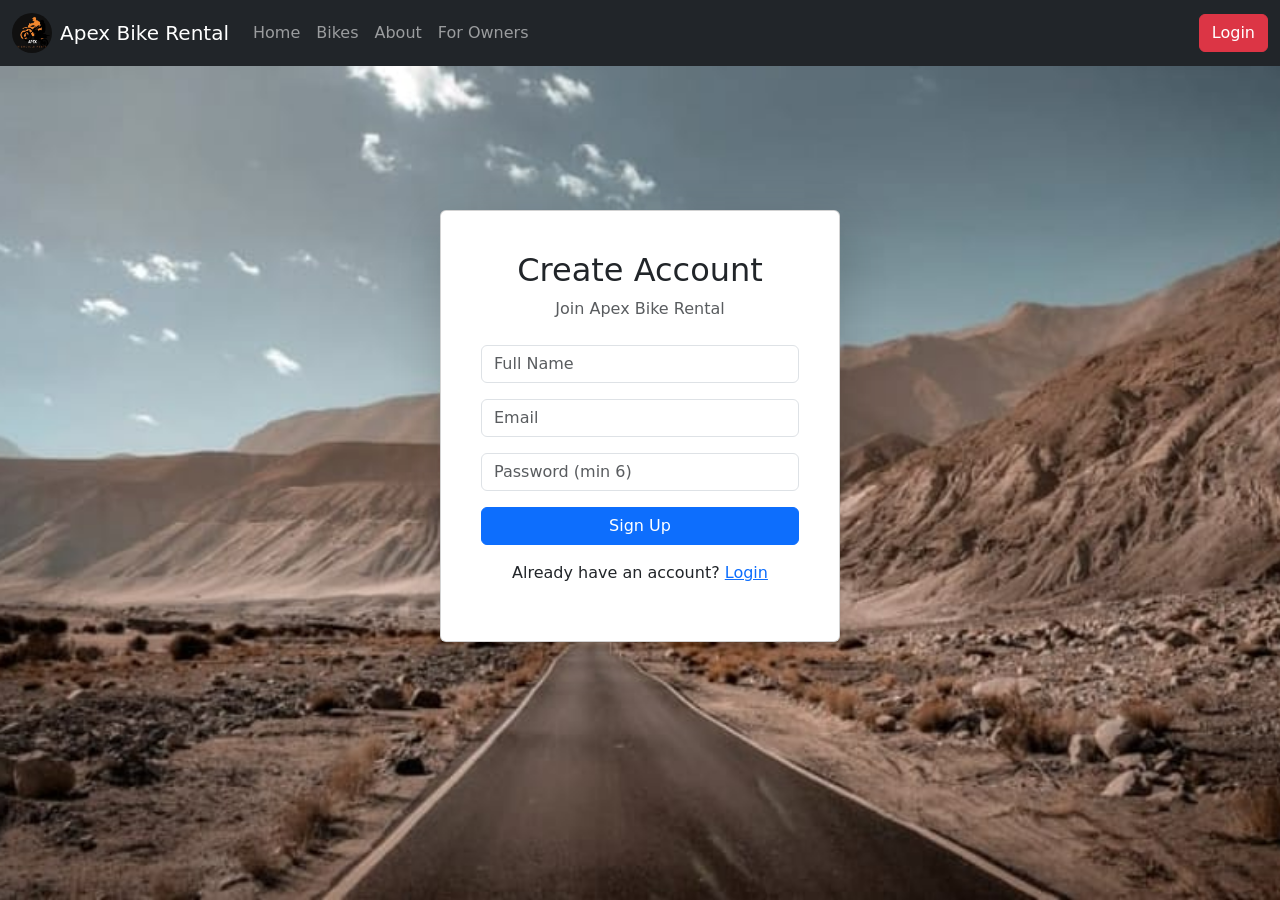
<file: BikeRental/signup.html>
<!DOCTYPE html>
<html lang="en">
<head>
  <meta charset="UTF-8">
  <title>Sign Up | Apex Bike Rental</title>
  <link rel="stylesheet" href="css/style.css">
  <link href="https://cdn.jsdelivr.net/npm/bootstrap@5.3.0/dist/css/bootstrap.min.css" rel="stylesheet">
</head>
<body style="background-image: url('assets/BgimgBike.jpeg'); background-size: cover; background-position: center;">

  <header class="navbar navbar-expand-lg navbar-dark bg-dark">
    <div class="container-fluid">
      <a class="navbar-brand d-flex align-items-center" href="index.html">
        <img src="assets/BikeRentalLogo.jpeg" alt="Logo" width="40" height="40" class="me-2 rounded-circle">
        <span>Apex Bike Rental</span>
      </a>
      <button class="navbar-toggler" type="button" data-bs-toggle="collapse" data-bs-target="#navbarNav" aria-controls="navbarNav" aria-expanded="false" aria-label="Toggle navigation">
        <span class="navbar-toggler-icon"></span>
      </button>
      <div class="collapse navbar-collapse" id="navbarNav">
        <ul class="navbar-nav me-auto mb-2 mb-lg-0">
          <li class="nav-item">
            <a class="nav-link" href="index.html">Home</a>
          </li>
          <li class="nav-item">
            <a class="nav-link" href="bikes.html">Bikes</a>
          </li>
          <li class="nav-item">
            <a class="nav-link" href="about.html">About</a>
          </li>
          <li class="nav-item">
            <a class="nav-link" href="owner.html">For Owners</a>
          </li>
        </ul>
        <a href="login.html" class="btn btn-danger">Login</a>
      </div>
    </div>
  </header>

  <div class="container d-flex justify-content-center align-items-center" style="min-height: 80vh;">
    <div class="card p-4 shadow-lg" style="max-width: 400px; width: 100%;">
      <div class="card-body">
        <h2 class="card-title text-center mb-2">Create Account</h2>
        <p class="text-center text-muted mb-4">Join Apex Bike Rental</p>
        <form action="php/signup.php" method="POST">
          <div class="mb-3">
            <input type="text" class="form-control" name="fullName" placeholder="Full Name" required>
          </div>
          <div class="mb-3">
            <input type="email" class="form-control" name="signupEmail" placeholder="Email" required>
          </div>
          <div class="mb-3">
            <input type="password" class="form-control" name="signupPassword" placeholder="Password (min 6)" required minlength="6">
          </div>
          <div class="d-grid">
            <button type="submit" class="btn btn-primary">Sign Up</button>
          </div>
        </form>
        <p class="text-center mt-3">Already have an account? <a href="login.html">Login</a></p>
      </div>
    </div>
  </div>

  <script src="https://cdn.jsdelivr.net/npm/bootstrap@5.3.0/dist/js/bootstrap.bundle.min.js"></script>
</body>
</html>
</file>
<file: css/style.css>
/* Reset */
* {
  margin: 0;
  padding: 0;
  box-sizing: border-box;
}

/* Body with background */
body {
  font-family: Arial, sans-serif;
  background-size: cover;
  background-position: center;
  color: #fff;
  min-height: 100vh;
}

/* Navbar */
.navbar {
  display: flex;
  justify-content: space-between;
  align-items: center;
  background: rgba(0, 0, 0, 0.6);
  padding: 15px 40px;
}

.logo {
  display: flex;
  align-items: center;
  text-decoration: none;
  color: white;
  font-weight: bold;
  font-size: 20px;
}

.logo img {
  height: 40px;
  margin-right: 10px;
  border-radius: 50%;
}

.navbar nav a {
  margin: 0 15px;
  text-decoration: none;
  color: white;
  font-size: 18px;
}

.navbar .login-btn {
  background: #ff4c4c;
  padding: 8px 15px;
  color: white;
  text-decoration: none;
  border-radius: 5px;
}

/* Landing search */
.landing {
  display: flex;
  justify-content: center;
  align-items: center;
  height: 80vh;
}

.search-box {
  display: flex;
  background: white;
  border-radius: 25px;
  padding: 8px 15px;
}

.search-box input {
  border: none;
  outline: none;
  font-size: 16px;
  padding: 10px;
}

.search-box button {
  border: none;
  background: none;
  cursor: pointer;
  font-size: 18px;
}

/* Form container (login & signup) */
.form-container {
  width: 300px;
  margin: 100px auto;
  padding: 30px;
  background: rgba(0,0,0,0.6);
  border-radius: 10px;
  text-align: center;
}

.form-container h2 {
  margin-bottom: 20px;
}

.form-container input {
  width: 100%;
  padding: 10px;
  margin: 8px 0;
  border: none;
  border-radius: 5px;
}

.form-container button {
  width: 100%;
  padding: 10px;
  margin-top: 10px;
  background: #ff4c4c;
  color: white;
  border: none;
  border-radius: 5px;
  cursor: pointer;
}

.form-container a {
  color: #ff4c4c;
  text-decoration: none;
}
/* Bikes Page */
.region-title {
  margin: 40px 0 20px;
  text-align: center;
  color: #222;
  font-size: 26px;
}

.bike-grid {
  display: grid;
  grid-template-columns: repeat(auto-fit, minmax(220px, 1fr));
  gap: 20px;
  padding: 0 40px;
}

.bike-card {
  background: rgba(255, 255, 255, 0.95);
  border-radius: 15px;
  box-shadow: 0 6px 15px rgba(0,0,0,0.2);
  padding: 15px;
  text-align: center;
  transition: transform 0.3s ease;
}

.bike-card:hover {
  transform: translateY(-5px);
}

.bike-card img {
  width: 100%;
  height: 150px;
  object-fit: cover;
  border-radius: 12px;
  margin-bottom: 10px;
}

.bike-card h3 {
  margin: 10px 0 5px;
  font-size: 18px;
  color: #333;
}

.bike-card p {
  font-size: 15px;
  color: #555;
  margin-bottom: 12px;
}

.bike-card button {
  background: #e63946;
  color: white;
  padding: 10px 15px;
  border: none;
  border-radius: 8px;
  cursor: pointer;
  transition: 0.3s;
}

.bike-card button:hover {
  background: #b71c1c;
}
/* Booking Form */
.form-container {
  background: rgba(255, 255, 255, 0.95);
  padding: 30px;
  border-radius: 15px;
  width: 400px;
  margin: 60px auto;
  box-shadow: 0 6px 15px rgba(0,0,0,0.3);
}

.form-container h2 {
  text-align: center;
  margin-bottom: 20px;
  color: #222;
}

.form-container label {
  display: block;
  margin-top: 10px;
  font-weight: bold;
  color: #444;
}

.form-container input,
.form-container select {
  width: 100%;
  padding: 10px;
  margin-top: 5px;
  border-radius: 8px;
  border: 1px solid #ccc;
}

.form-container button {
  margin-top: 20px;
  width: 100%;
  padding: 12px;
  background: #e63946;
  border: none;
  color: white;
  font-size: 16px;
  border-radius: 8px;
  cursor: pointer;
  transition: 0.3s;
}

.form-container button:hover {
  background: #b71c1c;
}
</file>
<file: BikeRental/css/style.css>
/* Reset */
* {
  margin: 0;
  padding: 0;
  box-sizing: border-box;
}

/* Body with background */
body {
  font-family: Arial, sans-serif;
  background-size: cover;
  background-position: center;
  color:#ff4c4c;
  min-height: 100vh;
}

/* Navbar */
.navbar {
  display: flex;
  justify-content: space-between;
  align-items: center;
  background: rgba(0, 0, 0, 0.6);
  padding: 15px 40px;
}

.logo {
  display: flex;
  align-items: center;
  text-decoration: none;
  color: white;
  font-weight: bold;
  font-size: 20px;
}

.logo img {
  height: 40px;
  margin-right: 10px;
  border-radius: 50%;
}

.navbar nav a {
  margin: 0 15px;
  text-decoration: none;
  color: white;
  font-size: 18px;
}

.navbar .login-btn {
  background: #ff4c4c;
  padding: 8px 15px;
  color: white;
  text-decoration: none;
  border-radius: 5px;
}

/* Landing search */
.landing {
  display: flex;
  justify-content: center;
  align-items: center;
  height: 80vh;
}

.search-box {
  display: flex;
  background: white;
  border-radius: 25px;
  padding: 8px 15px;
}

.search-box input {
  border: none;
  outline: none;
  font-size: 16px;
  padding: 10px;
}

.search-box button {
  border: none;
  background: none;
  cursor: pointer;
  font-size: 18px;
}

/* Form container (login & signup) */
.form-container {
  width: 300px;
  margin: 100px auto;
  padding: 30px;
  background: rgba(0,0,0,0.6);
  border-radius: 10px;
  text-align: center;
}

.form-container h2 {
  margin-bottom: 20px;
}

.form-container input {
  width: 100%;
  padding: 10px;
  margin: 8px 0;
  border: none;
  border-radius: 5px;
}

.form-container button {
  width: 100%;
  padding: 10px;
  margin-top: 10px;
  background: #ff4c4c;
  color: white;
  border: none;
  border-radius: 5px;
  cursor: pointer;
}

.form-container a {
  color: #ff4c4c;
  text-decoration: none;
}
/* Bikes Page */
.region-title {
  margin: 40px 0 20px;
  text-align: center;
  color: #222;
  font-size: 26px;
}

.bike-grid {
  display: grid;
  grid-template-columns: repeat(auto-fit, minmax(220px, 1fr));
  gap: 20px;
  padding: 0 40px;
}

.bike-card {
  background: rgba(255, 255, 255, 0.95);
  border-radius: 15px;
  box-shadow: 0 6px 15px rgba(0,0,0,0.2);
  padding: 15px;
  text-align: center;
  transition: transform 0.3s ease;
}

.bike-card:hover {
  transform: translateY(-5px);
}

.bike-card img {
  width: 100%;
  height: 150px;
  object-fit: cover;
  border-radius: 12px;
  margin-bottom: 10px;
}

.bike-card h3 {
  margin: 10px 0 5px;
  font-size: 18px;
  color: #333;
}

.bike-card p {
  font-size: 15px;
  color: #555;
  margin-bottom: 12px;
}

.bike-card button {
  background: #e63946;
  color: white;
  padding: 10px 15px;
  border: none;
  border-radius: 8px;
  cursor: pointer;
  transition: 0.3s;
}

.bike-card button:hover {
  background: #b71c1c;
}
/* Booking Form */
.form-container {
  background: rgba(255, 255, 255, 0.95);
  padding: 30px;
  border-radius: 15px;
  width: 400px;
  margin: 60px auto;
  box-shadow: 0 6px 15px rgba(0,0,0,0.3);
}

.form-container h2 {
  text-align: center;
  margin-bottom: 20px;
  color: #222;
}

.form-container label {
  display: block;
  margin-top: 10px;
  font-weight: bold;
  color: #444;
}

.form-container input,
.form-container select {
  width: 100%;
  padding: 10px;
  margin-top: 5px;
  border-radius: 8px;
  border: 1px solid #ccc;
}

.form-container button {
  margin-top: 20px;
  width: 100%;
  padding: 12px;
  background: #e63946;
  border: none;
  color: white;
  font-size: 16px;
  border-radius: 8px;
  cursor: pointer;
  transition: 0.3s;
}

.form-container button:hover {
  background: #b71c1c;
}
</file>
